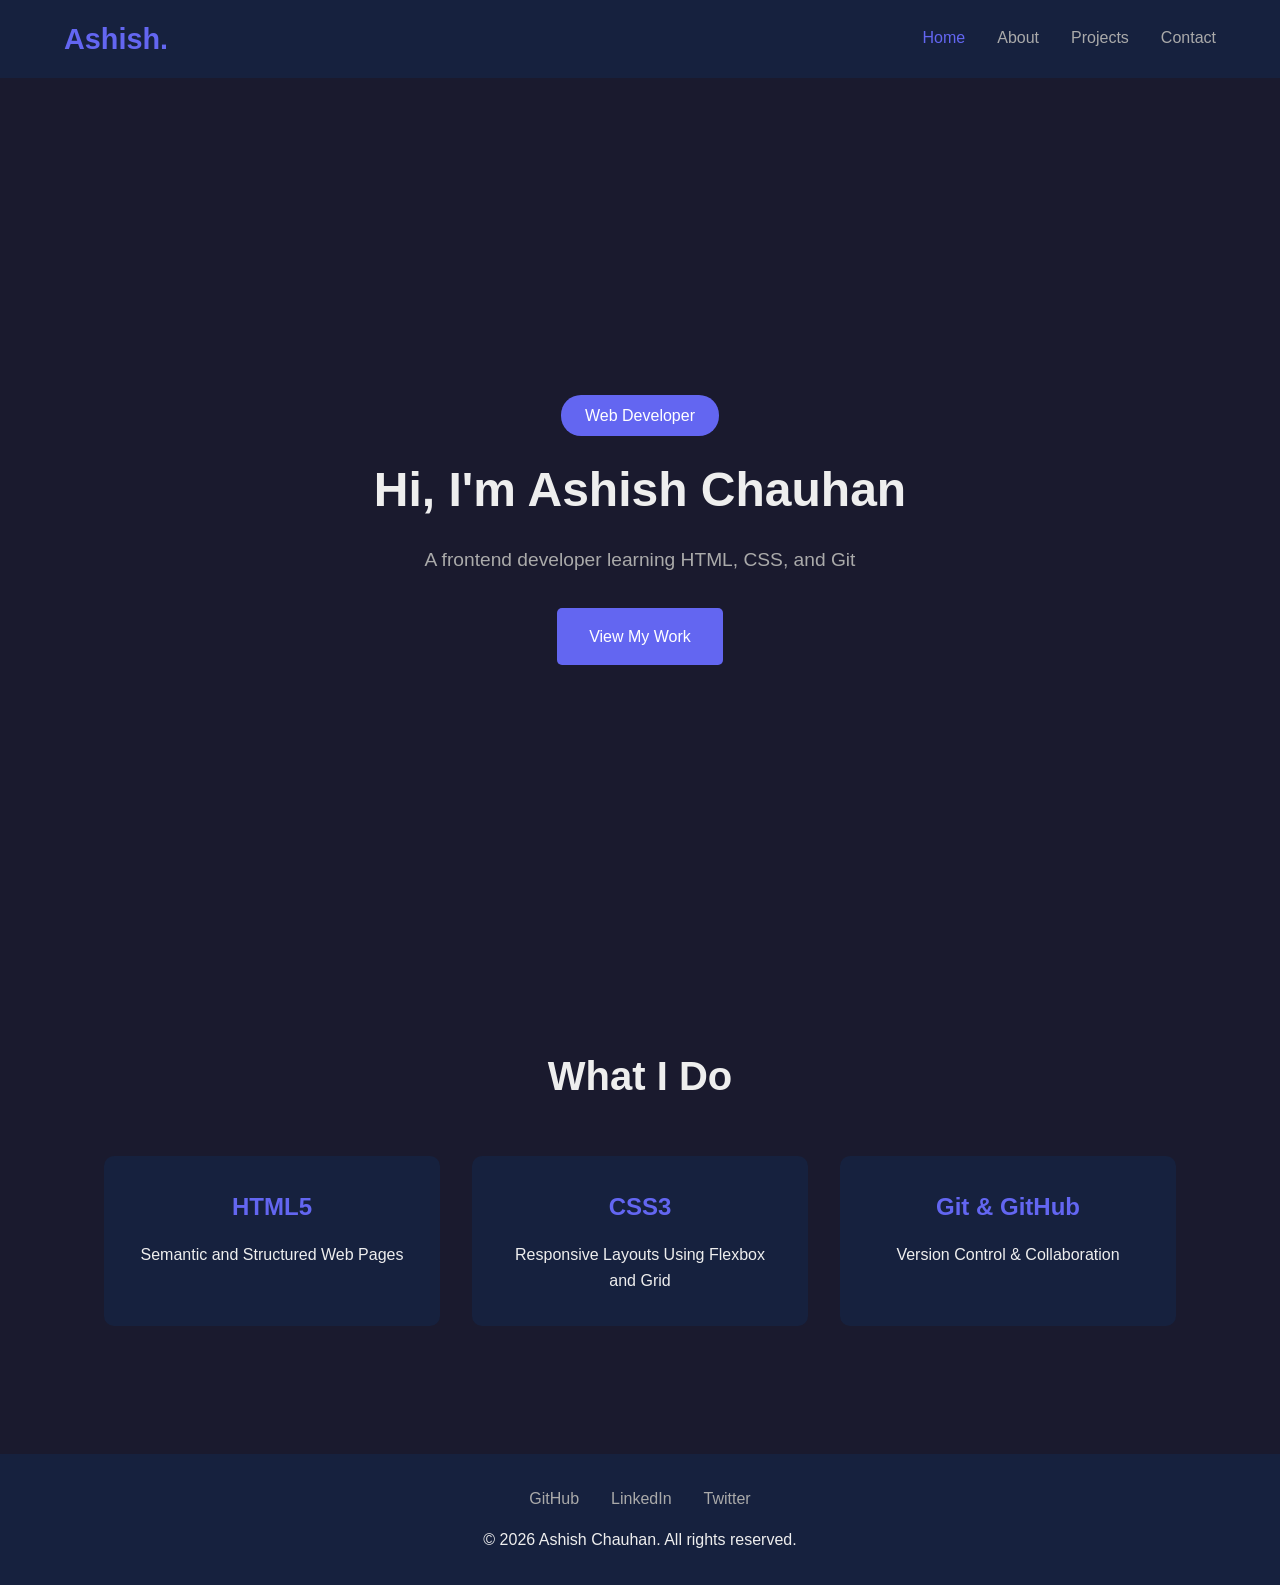
<file: index.html>
<!DOCTYPE html>
<html lang="en">
<head>
    <meta charset="UTF-8">
    <meta name="viewport" content="width=device-width, initial-scale=1.0">
    <title>Ashish Chauhan | Portfolio</title>
    <link rel="stylesheet" href="style.css">
</head>
<body>
    <header class="header">
        <nav class="navbar">
            <h1 class="logo">Ashish.</h1>
            <ul class="nav-links">
                <li><a href="index.html" class="active">Home</a></li>
                <li><a href="about.html">About</a></li>
                <li><a href="projects.html">Projects</a></li>
                <li><a href="contact.html">Contact</a></li>
            </ul>
        </nav>
    </header>

    <main>
        <section class="hero">
            <div class="hero-content">
                <span class="badge">Web Developer</span>
                <h1>Hi, I'm Ashish Chauhan</h1>
                <p>A frontend developer learning HTML, CSS, and Git</p>
                <a href="projects.html" class="btn">View My Work</a>
            </div>
        </section>

        <section class="cards">
            <h2>What I Do</h2>
            <div class="cards-container">
                <div class="card">
                    <h3>HTML5</h3>
                    <p>Semantic and Structured Web Pages</p>
                </div>
                <div class="card">
                    <h3>CSS3</h3>
                    <p>Responsive Layouts Using Flexbox and Grid</p>
                </div>
                <div class="card">
                    <h3>Git & GitHub</h3>
                    <p>Version Control & Collaboration</p>
                </div>
            </div>
        </section>
    </main>

    <footer class="footer">
        <div class="social-icons">
            <a href="https://github.com/Ashishchauhan528">GitHub</a>
            <a href="https://www.linkedin.com/in/ashishchauhan132/">LinkedIn</a>
            <a href="https://x.com/home">Twitter</a>
        </div>
        <p>&copy; 2026 Ashish Chauhan. All rights reserved.</p>
    </footer>
</body>
</html>
<!--updated again-->
</file>
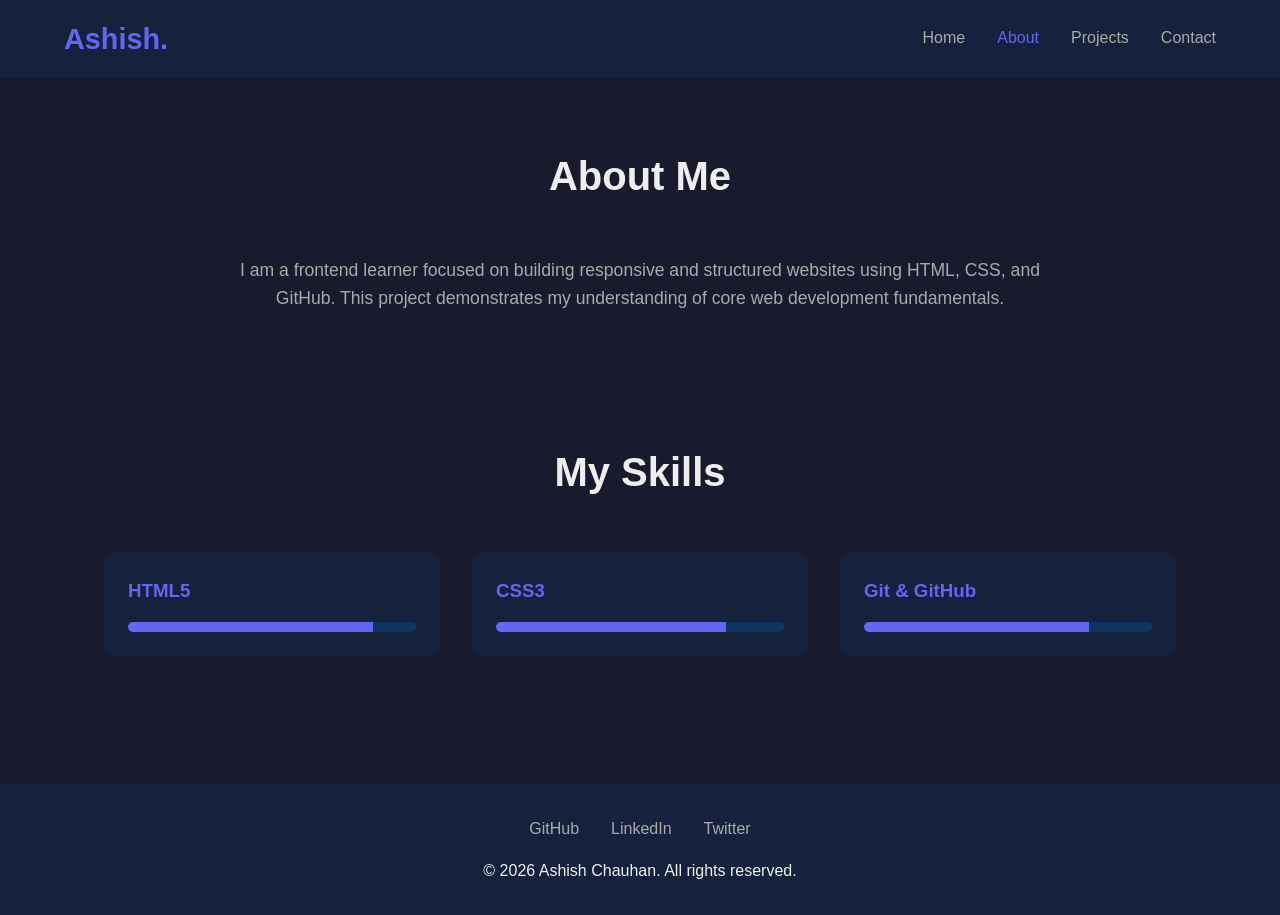
<file: about.html>
<!DOCTYPE html>
<html lang="en">
<head>
    <meta charset="UTF-8">
    <meta name="viewport" content="width=device-width, initial-scale=1.0">
    <title>About | Ashish Chauhan</title>
    <link rel="stylesheet" href="style.css">
</head>
<body>
    <header class="header">
        <nav class="navbar">
            <h1 class="logo">Ashish.</h1>
            <ul class="nav-links">
                <li><a href="index.html">Home</a></li>
                <li><a href="about.html" class="active">About</a></li>
                <li><a href="projects.html">Projects</a></li>
                <li><a href="contact.html">Contact</a></li>
            </ul>
        </nav>
    </header>

    <main>
        <section class="about">
            <h2>About Me</h2>
            <p>I am a frontend learner focused on building responsive and structured websites using HTML, CSS, and GitHub. This project demonstrates my understanding of core web development fundamentals.</p>
        </section>

        <section class="skills">
            <h2>My Skills</h2>
            <div class="skills-container">
                <div class="skill-box">
                    <h3>HTML5</h3>
                    <div class="skill-bar">
                        <div class="skill-progress" style="width: 85%"></div>
                    </div>
                </div>
                <div class="skill-box">
                    <h3>CSS3</h3>
                    <div class="skill-bar">
                        <div class="skill-progress" style="width: 80%"></div>
                    </div>
                </div>
                <div class="skill-box">
                    <h3>Git & GitHub</h3>
                    <div class="skill-bar">
                        <div class="skill-progress" style="width: 78%"></div>
                    </div>
                </div>
            </div>
        </section>
    </main>

    <footer class="footer">
        <div class="social-icons">
            <a href="#">GitHub</a>
            <a href="#">LinkedIn</a>
            <a href="#">Twitter</a>
        </div>
        <p>&copy; 2026 Ashish Chauhan. All rights reserved.</p>
    </footer>
</body>
</html>
<!--updated again-->
</file>
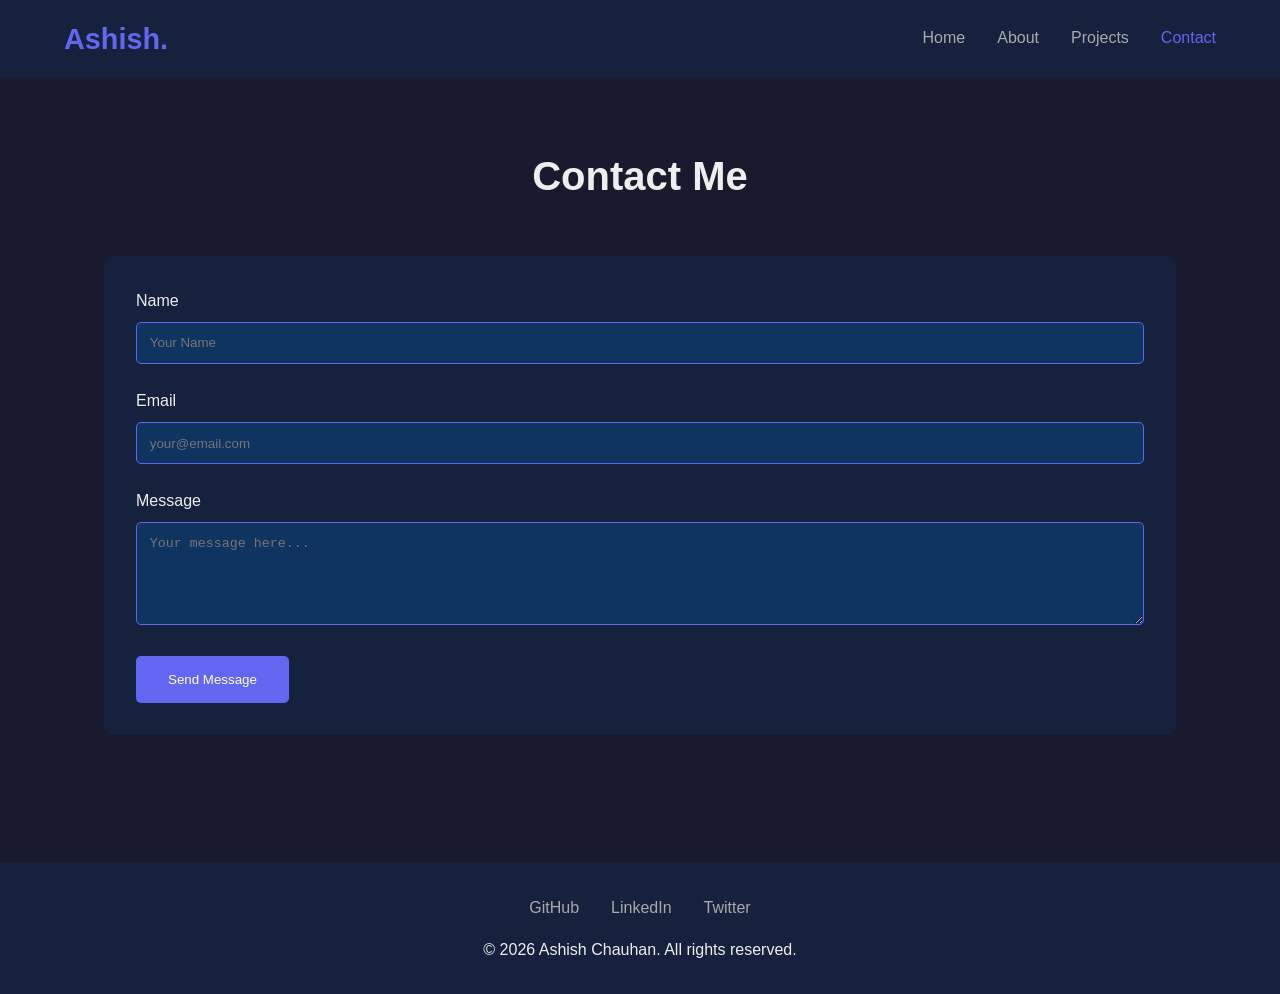
<file: contact.html>
<!DOCTYPE html>
<html lang="en">
<head>
    <meta charset="UTF-8">
    <meta name="viewport" content="width=device-width, initial-scale=1.0">
    <title>Contact | Ashish Chauhan</title>
    <link rel="stylesheet" href="style.css">
</head>
<body>
    <header class="header">
        <nav class="navbar">
            <h1 class="logo">Ashish.</h1>
            <ul class="nav-links">
                <li><a href="index.html">Home</a></li>
                <li><a href="about.html">About</a></li>
                <li><a href="projects.html">Projects</a></li>
                <li><a href="contact.html" class="active">Contact</a></li>
            </ul>
        </nav>
    </header>

    <main>
        <section class="contact">
            <h2>Contact Me</h2>
            <form class="contact-form">
                <div class="form-group">
                    <label for="name">Name</label>
                    <input type="text" id="name" name="name" placeholder="Your Name" required>
                </div>
                <div class="form-group">
                    <label for="email">Email</label>
                    <input type="email" id="email" name="email" placeholder="your@email.com" required>
                </div>
                <div class="form-group">
                    <label for="message">Message</label>
                    <textarea id="message" name="message" rows="5" placeholder="Your message here..." required></textarea>
                </div>
                <button type="submit" class="btn">Send Message</button>
            </form>
        </section>
    </main>

    <footer class="footer">
        <div class="social-icons">
            <a href="#">GitHub</a>
            <a href="#">LinkedIn</a>
            <a href="#">Twitter</a>
        </div>
        <p>&copy; 2026 Ashish Chauhan. All rights reserved.</p>
    </footer>
</body>
</html>
<!--updated again-->
</file>
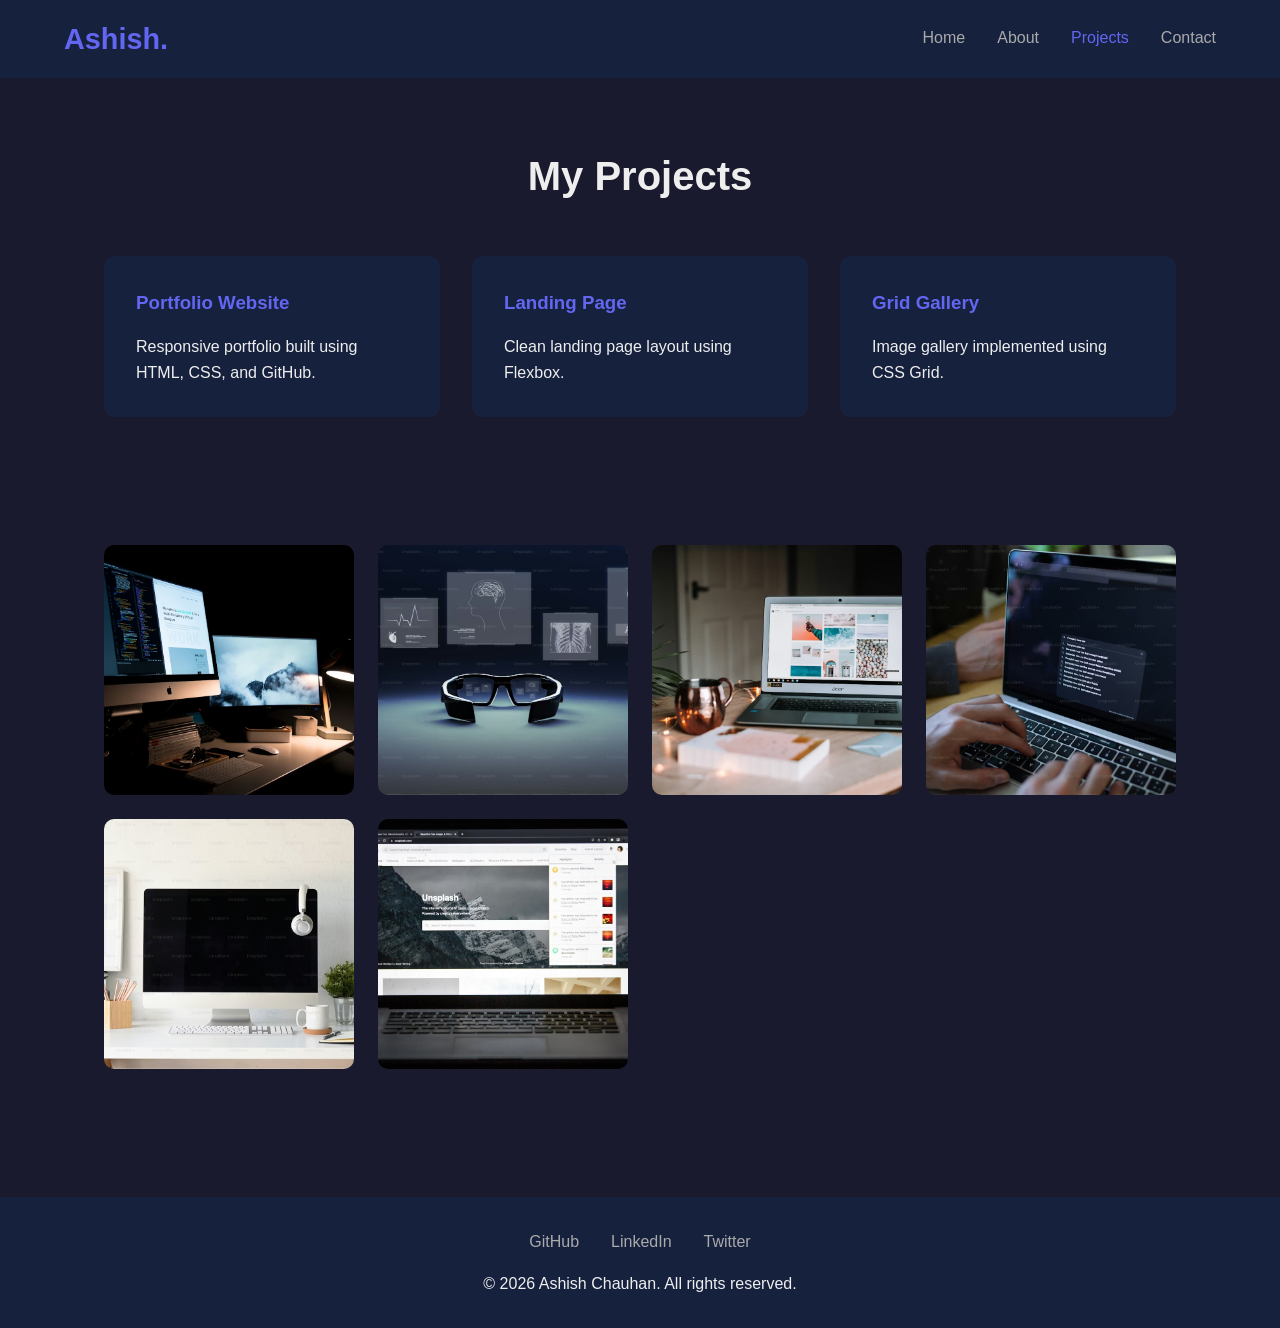
<file: projects.html>
<!DOCTYPE html>
<html lang="en">
<head>
    <meta charset="UTF-8">
    <meta name="viewport" content="width=device-width, initial-scale=1.0">
    <title>Projects | Ashish Chauhan</title>
    <link rel="stylesheet" href="style.css">
</head>
<body>
    <header class="header">
        <nav class="navbar">
            <h1 class="logo">Ashish.</h1>
            <ul class="nav-links">
                <li><a href="index.html">Home</a></li>
                <li><a href="about.html">About</a></li>
                <li><a href="projects.html" class="active">Projects</a></li>
                <li><a href="contact.html">Contact</a></li>
            </ul>
        </nav>
    </header>

    <main>
        <section class="projects">
            <h2>My Projects</h2>
            <div class="project-cards">
                <div class="project-card">
                    <h3>Portfolio Website</h3>
                    <p>Responsive portfolio built using HTML, CSS, and GitHub.</p>
                </div>
                <div class="project-card">
                    <h3>Landing Page</h3>
                    <p>Clean landing page layout using Flexbox.</p>
                </div>
                <div class="project-card">
                    <h3>Grid Gallery</h3>
                    <p>Image gallery implemented using CSS Grid.</p>
                </div>
            </div>
        </section>

        <section class="gallery">
            <div class="grid-gallery">
    <div class="grid-item">
        <img src="img1.avif" alt="Project image 1">
    </div>
    <div class="grid-item">
        <img src="img2.avif" alt="Project image 2">
    </div>
    <div class="grid-item">
        <img src="img3.avif" alt="Project image 3">
    </div>
    <div class="grid-item">
        <img src="img4.avif" alt="Project image 4">
    </div>
    <div class="grid-item">
        <img src="img5.avif" alt="Project image 5">
    </div>
    <div class="grid-item">
        <img src="img6.avif" alt="Project image 6">
    </div>
</div>
        </section>
    </main>

    <footer class="footer">
        <div class="social-icons">
            <a href="#">GitHub</a>
            <a href="#">LinkedIn</a>
            <a href="#">Twitter</a>
        </div>
        <p>&copy; 2026 Ashish Chauhan. All rights reserved.</p>
    </footer>
</body>
</html>
<!--updated again-->
</file>
<file: style.css>
:root {
    --primary-color: #6366f1;
    --dark-bg: #1a1a2e;
    --light-bg: #16213e;
    --text-color: #eee;
    --text-gray: #aaa;
}

/* RESET */
* {
    margin: 0;
    padding: 0;
    box-sizing: border-box;
}

body {
    font-family: Arial, sans-serif;
    background-color: var(--dark-bg);
    color: var(--text-color);
    line-height: 1.6;
}

/* HEADER */
.header {
    position: fixed;
    top: 0;
    width: 100%;
    background-color: var(--light-bg);
    padding: 1rem 5%;
    z-index: 1000;
}

.navbar {
    display: flex;
    justify-content: space-between;
    align-items: center;
    max-width: 1200px;
    margin: 0 auto;
}

.logo {
    font-size: 1.8rem;
    color: var(--primary-color);
}

.nav-links {
    display: flex;
    list-style: none;
    gap: 2rem;
}

.nav-links a {
    color: var(--text-gray);
    text-decoration: none;
    transition: 0.3s;
}

.nav-links a:hover,
.nav-links a.active {
    color: var(--primary-color);
}

.nav-links a::after {
    content: '';
    display: block;
    width: 0;
    height: 2px;
    background: var(--primary-color);
    transition: 0.3s;
}

.nav-links a:hover::after {
    width: 100%;
}

/* MAIN OFFSET */
main {
    padding-top: 80px;
}

/* HERO */
.hero {
    min-height: 100vh;
    display: flex;
    align-items: center;
    justify-content: center;
    text-align: center;
    padding: 2rem 5%;
}

.hero-content h1 {
    font-size: 3rem;
    margin-bottom: 1rem;
}

.hero-content p {
    font-size: 1.2rem;
    color: var(--text-gray);
    margin-bottom: 2rem;
}

.badge {
    display: inline-block;
    background-color: var(--primary-color);
    color: #fff;
    padding: 0.5rem 1.5rem;
    border-radius: 20px;
    margin-bottom: 1rem;
}

/* BUTTON */
.btn {
    display: inline-block;
    padding: 1rem 2rem;
    background-color: var(--primary-color);
    color: white;
    text-decoration: none;
    border-radius: 5px;
    border: none;
    cursor: pointer;
    transition: 0.3s;
}

.btn:hover {
    background-color: #5558dd;
    transform: translateY(-2px);
}

/* SECTIONS */
.cards,
.about,
.skills,
.projects,
.gallery,
.contact {
    padding: 4rem 5%;
    max-width: 1200px;
    margin: 0 auto;
}

.cards h2,
.about h2,
.skills h2,
.projects h2,
.gallery h2,
.contact h2 {
    text-align: center;
    font-size: 2.5rem;
    margin-bottom: 3rem;
}

/* CARDS */
.cards-container {
    display: flex;
    gap: 2rem;
    flex-wrap: wrap;
}

.card {
    flex: 1;
    min-width: 250px;
    background-color: var(--light-bg);
    padding: 2rem;
    border-radius: 10px;
    text-align: center;
    transition: 0.3s;
}

.card:hover {
    transform: translateY(-5px);
}

.card h3 {
    font-size: 1.5rem;
    margin-bottom: 1rem;
    color: var(--primary-color);
}

/* ABOUT */
.about p {
    text-align: center;
    font-size: 1.1rem;
    max-width: 800px;
    margin: 0 auto;
    color: var(--text-gray);
}

/* SKILLS */
.skills-container {
    display: grid;
    grid-template-columns: repeat(auto-fit, minmax(280px, 1fr));
    gap: 2rem;
}

.skill-box {
    background-color: var(--light-bg);
    padding: 1.5rem;
    border-radius: 10px;
}

.skill-box h3 {
    margin-bottom: 1rem;
    color: var(--primary-color);
}

.skill-bar {
    background-color: #0f3460;
    height: 10px;
    border-radius: 5px;
    overflow: hidden;
}

.skill-progress {
    background-color: var(--primary-color);
    height: 100%;
}

/* PROJECTS */
.project-cards {
    display: flex;
    gap: 2rem;
    flex-wrap: wrap;
}

.project-card {
    flex: 1;
    min-width: 280px;
    background-color: var(--light-bg);
    padding: 2rem;
    border-radius: 10px;
    transition: 0.3s;
}

.project-card:hover {
    transform: translateY(-5px);
}

.project-card h3 {
    color: var(--primary-color);
    margin-bottom: 1rem;
}

/* ✅ IMAGE GALLERY (FINAL) */
.grid-gallery {
    display: grid;
    grid-template-columns: repeat(auto-fit, minmax(250px, 1fr));
    gap: 1.5rem;
}

.grid-item {
    border-radius: 10px;
    overflow: hidden;
    background-color: var(--light-bg);
}

.grid-item img {
    width: 100%;
    height: 250px;
    object-fit: cover;
    display: block;
    transition: transform 0.4s ease;
}

.grid-item img:hover {
    transform: scale(1.08);
}

/* CONTACT */
.contact-form {
    background-color: var(--light-bg);
    padding: 2rem;
    border-radius: 10px;
}

.form-group {
    margin-bottom: 1.5rem;
}

.form-group label {
    display: block;
    margin-bottom: 0.5rem;
}

.form-group input,
.form-group textarea {
    width: 100%;
    padding: 0.8rem;
    background-color: #0f3460;
    border: 1px solid var(--primary-color);
    border-radius: 5px;
    color: var(--text-color);
}

.form-group input:focus,
.form-group textarea:focus {
    outline: none;
    border-color: var(--primary-color);
}

/* FOOTER */
.footer {
    background-color: var(--light-bg);
    padding: 2rem 5%;
    text-align: center;
    margin-top: 4rem;
}

.social-icons {
    display: flex;
    justify-content: center;
    gap: 2rem;
    margin-bottom: 1rem;
}

.social-icons a {
    color: var(--text-gray);
    text-decoration: none;
    transition: 0.3s;
}

.social-icons a:hover {
    color: var(--primary-color);
}

/* RESPONSIVE */
@media (max-width: 768px) {
    .hero-content h1 {
        font-size: 2rem;
    }

    .cards-container,
    .project-cards {
        flex-direction: column;
    }
}

@media (max-width: 480px) {
    .hero-content h1 {
        font-size: 1.5rem;
    }

    .nav-links {
        gap: 1rem;
        font-size: 0.9rem;
    }

    .grid-gallery {
        grid-template-columns: 1fr;
    }
}
</file>
